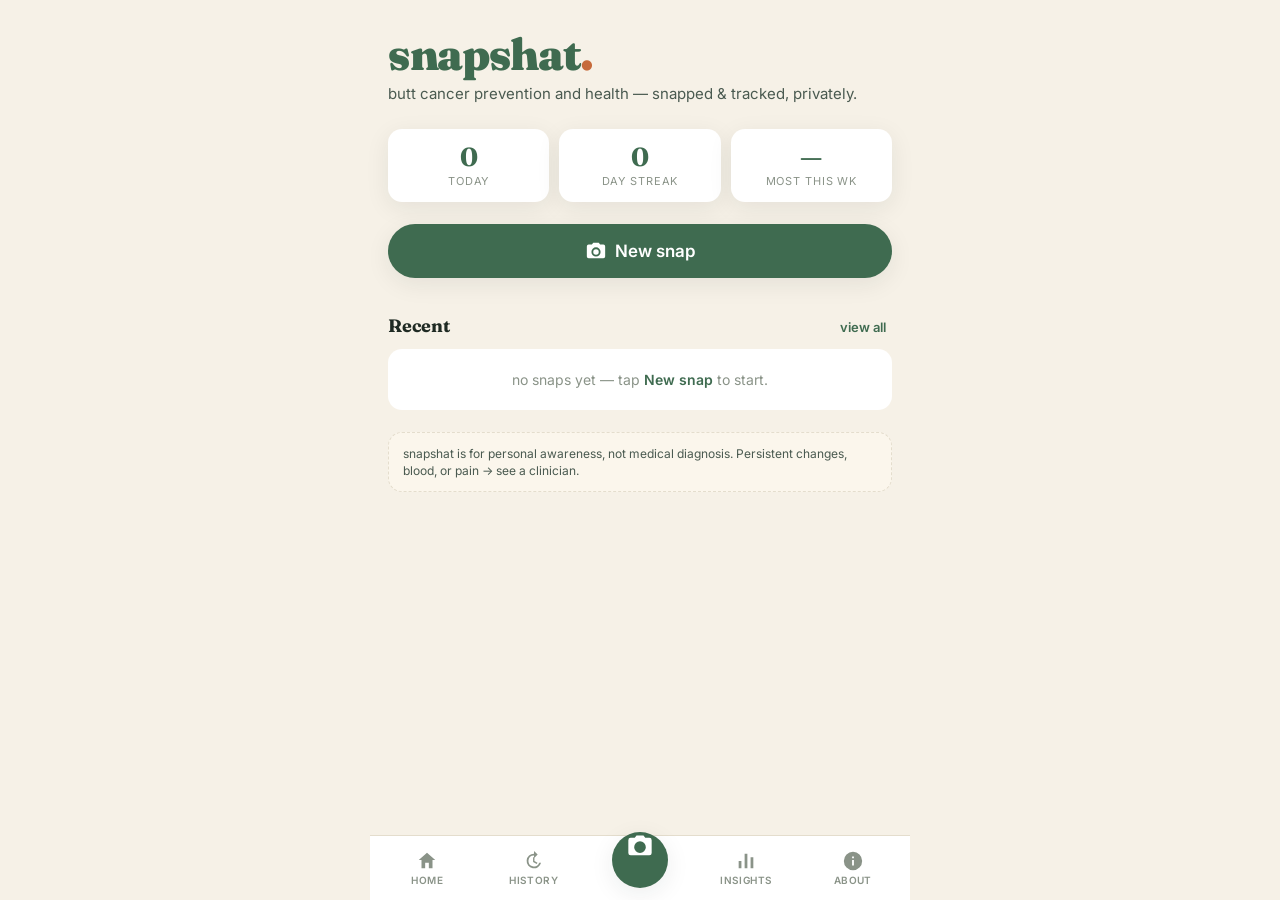
<file: snapshat/index.html>
<!DOCTYPE html>
<html lang="en">
<head>
  <meta charset="UTF-8" />
  <meta name="viewport" content="width=device-width, initial-scale=1.0, user-scalable=no, viewport-fit=cover" />
  <meta name="apple-mobile-web-app-capable" content="yes" />
  <meta name="mobile-web-app-capable" content="yes" />
  <meta name="apple-mobile-web-app-status-bar-style" content="black-translucent" />
  <meta name="theme-color" content="#3f6b50" />
  <title>snapshat &mdash; butt cancer prevention and health</title>
  <meta name="description" content="snapshat &mdash; butt cancer prevention and health. A private, on-device tracker: snap a photo, match it to the Bristol Stool Chart, watch your trends." />
  <link rel="preconnect" href="https://fonts.googleapis.com" />
  <link rel="preconnect" href="https://fonts.gstatic.com" crossorigin />
  <link rel="stylesheet" href="https://fonts.googleapis.com/css2?family=Fraunces:wght@500;700;900&family=Inter:wght@400;500;600;700&display=swap" />
  <link rel="stylesheet" href="css/style.css?v=1" />
</head>
<body>
  <div id="app">

    <!-- ========== HOME VIEW ========== -->
    <section class="view" data-view="home">
      <header class="app-header">
        <h1 class="brand">snapshat<span class="brand-dot">.</span></h1>
        <p class="tagline">butt cancer prevention and health &mdash; snapped &amp; tracked, privately.</p>
      </header>

      <div class="stat-grid">
        <div class="stat-card">
          <span class="stat-num" id="stat-today">0</span>
          <span class="stat-label">today</span>
        </div>
        <div class="stat-card">
          <span class="stat-num" id="stat-streak">0</span>
          <span class="stat-label">day streak</span>
        </div>
        <div class="stat-card">
          <span class="stat-num" id="stat-week-type">&mdash;</span>
          <span class="stat-label">most this wk</span>
        </div>
      </div>

      <button id="btn-new-snap" class="btn-primary btn-fab">
        <span class="camera-glyph" aria-hidden="true">
          <svg viewBox="0 0 24 24" width="22" height="22"><path fill="currentColor" d="M9 3l-1.5 2H4a2 2 0 0 0-2 2v11a2 2 0 0 0 2 2h16a2 2 0 0 0 2-2V7a2 2 0 0 0-2-2h-3.5L15 3H9zm3 5a5 5 0 1 1 0 10 5 5 0 0 1 0-10zm0 2a3 3 0 1 0 0 6 3 3 0 0 0 0-6z"/></svg>
        </span>
        New snap
      </button>

      <div class="section-head">
        <h2>Recent</h2>
        <button class="link-btn" data-go="history">view all</button>
      </div>
      <ul id="recent-list" class="entry-list">
        <li class="empty">no snaps yet &mdash; tap <em>New snap</em> to start.</li>
      </ul>

      <div class="disclaimer-mini">
        snapshat is for personal awareness, not medical diagnosis.
        Persistent changes, blood, or pain &rarr; see a clinician.
      </div>
    </section>

    <!-- ========== CAPTURE VIEW ========== -->
    <section class="view hidden" data-view="capture">
      <header class="view-header">
        <button class="icon-btn" data-go="home" aria-label="back">
          <svg viewBox="0 0 24 24" width="22" height="22"><path fill="currentColor" d="M15.5 4l-8 8 8 8 1.4-1.4L10.3 12l6.6-6.6z"/></svg>
        </button>
        <h2>Snap it</h2>
        <span class="header-spacer"></span>
      </header>

      <div class="camera-stage">
        <video id="camera-video" autoplay playsinline muted></video>
        <canvas id="camera-canvas" class="hidden"></canvas>
        <img id="captured-preview" class="hidden" alt="captured snap" />
        <div id="camera-fallback" class="camera-fallback hidden">
          <p>Camera unavailable.</p>
          <p class="muted">You can upload a photo, or skip the photo &mdash; the classification is what matters.</p>
        </div>
      </div>

      <div class="capture-controls">
        <label class="icon-btn upload-btn" aria-label="upload from library">
          <svg viewBox="0 0 24 24" width="22" height="22"><path fill="currentColor" d="M5 20h14v-2H5v2zM12 4l-5 5h3v6h4V9h3l-5-5z"/></svg>
          <input type="file" id="file-input" accept="image/*" hidden />
        </label>

        <button id="shutter-btn" class="shutter" aria-label="capture">
          <span class="shutter-inner"></span>
        </button>

        <button id="skip-photo-btn" class="icon-btn" aria-label="skip photo, classify only">
          <svg viewBox="0 0 24 24" width="22" height="22"><path fill="currentColor" d="M5 12h11.2l-3.6-3.6L14 7l6 6-6 6-1.4-1.4L16.2 14H5v-2z"/></svg>
        </button>
      </div>

      <div id="post-capture-controls" class="capture-controls hidden">
        <button id="retake-btn" class="btn-ghost">Retake</button>
        <button id="confirm-photo-btn" class="btn-primary">Classify &rarr;</button>
      </div>
    </section>

    <!-- ========== CLASSIFY VIEW ========== -->
    <section class="view hidden" data-view="classify">
      <header class="view-header">
        <button class="icon-btn" id="classify-back" aria-label="back">
          <svg viewBox="0 0 24 24" width="22" height="22"><path fill="currentColor" d="M15.5 4l-8 8 8 8 1.4-1.4L10.3 12l6.6-6.6z"/></svg>
        </button>
        <h2>Match the chart</h2>
        <span class="header-spacer"></span>
      </header>

      <div class="classify-photo-wrap">
        <img id="classify-photo" alt="" class="hidden" />
      </div>

      <p class="classify-help">Which type best matches?</p>

      <ul id="type-list" class="type-list">
        <!-- populated by JS -->
      </ul>

      <div class="notes-wrap">
        <label for="notes-input">Notes (optional)</label>
        <textarea id="notes-input" maxlength="500" placeholder="e.g. straining, urgency, blood, foods eaten, mood&hellip;"></textarea>
        <div class="flag-row">
          <label class="chk"><input type="checkbox" id="flag-blood" /> <span>blood</span></label>
          <label class="chk"><input type="checkbox" id="flag-pain" /> <span>pain</span></label>
          <label class="chk"><input type="checkbox" id="flag-urgent" /> <span>urgent</span></label>
        </div>
      </div>

      <div class="save-row">
        <button id="save-entry-btn" class="btn-primary" disabled>Save snap</button>
      </div>
    </section>

    <!-- ========== HISTORY VIEW ========== -->
    <section class="view hidden" data-view="history">
      <header class="view-header">
        <button class="icon-btn" data-go="home" aria-label="back">
          <svg viewBox="0 0 24 24" width="22" height="22"><path fill="currentColor" d="M15.5 4l-8 8 8 8 1.4-1.4L10.3 12l6.6-6.6z"/></svg>
        </button>
        <h2>History</h2>
        <span class="header-spacer"></span>
      </header>
      <div id="history-content"></div>
    </section>

    <!-- ========== INSIGHTS VIEW ========== -->
    <section class="view hidden" data-view="insights">
      <header class="view-header">
        <button class="icon-btn" data-go="home" aria-label="back">
          <svg viewBox="0 0 24 24" width="22" height="22"><path fill="currentColor" d="M15.5 4l-8 8 8 8 1.4-1.4L10.3 12l6.6-6.6z"/></svg>
        </button>
        <h2>Insights</h2>
        <span class="header-spacer"></span>
      </header>
      <div id="insights-content"></div>
    </section>

    <!-- ========== ABOUT VIEW ========== -->
    <section class="view hidden" data-view="about">
      <header class="view-header">
        <button class="icon-btn" data-go="home" aria-label="back">
          <svg viewBox="0 0 24 24" width="22" height="22"><path fill="currentColor" d="M15.5 4l-8 8 8 8 1.4-1.4L10.3 12l6.6-6.6z"/></svg>
        </button>
        <h2>About</h2>
        <span class="header-spacer"></span>
      </header>
      <div class="about-body">
        <h3>What is this?</h3>
        <p>
          snapshat is a personal tool for <strong>butt cancer prevention and health</strong>.
          You snap a photo, match it to one of the seven types on the
          <strong>Bristol Stool Chart</strong> &mdash; a real clinical scale developed at the
          Bristol Royal Infirmary in 1997 &mdash; and the app builds a private record of your
          trends over time.
        </p>

        <h3>Why bother?</h3>
        <p>
          Stool form is one of the simplest, cheapest signals of digestive health.
          Patterns matter more than any single snap: chronic constipation (types 1&ndash;2),
          chronic loose stools (types 6&ndash;7), or sudden changes from your personal
          baseline are worth discussing with a clinician. Spotting changes early
          is the goal &mdash; not diagnosis.
        </p>

        <h3>Privacy</h3>
        <p>
          Everything lives in your browser (<code>localStorage</code>). Photos are <em>never</em>
          uploaded and <em>never</em> saved to disk &mdash; they only appear briefly during
          classification, then they're discarded. Only the type, date, notes, and flags are kept.
        </p>

        <h3>This is not medical advice</h3>
        <p>
          snapshat does not diagnose anything. If you notice blood, persistent pain,
          unexplained weight loss, or a sustained change in your bowel habits
          (especially over age 45), please talk to a clinician. Colorectal cancer is
          one of the most treatable cancers when caught early &mdash; routine screening
          (colonoscopy, FIT test, etc.) saves lives.
        </p>

        <div class="danger-zone">
          <h3>Danger zone</h3>
          <button id="export-btn" class="btn-ghost">Export data (JSON)</button>
          <button id="clear-btn" class="btn-danger">Clear all data</button>
        </div>

        <p class="version">snapshat &middot; v1</p>
      </div>
    </section>

    <!-- ========== BOTTOM NAV ========== -->
    <nav class="bottom-nav">
      <button class="nav-btn" data-go="home" aria-label="home">
        <svg viewBox="0 0 24 24" width="22" height="22"><path fill="currentColor" d="M12 3l9 8h-3v9h-4v-6h-4v6H6v-9H3l9-8z"/></svg>
        <span>home</span>
      </button>
      <button class="nav-btn" data-go="history" aria-label="history">
        <svg viewBox="0 0 24 24" width="22" height="22"><path fill="currentColor" d="M12 4a8 8 0 1 0 7.7 10h-2.1A6 6 0 1 1 12 6v3l4-4-4-4v3zm-1 4v5l4 2.4.8-1.4-3.3-2V8H11z"/></svg>
        <span>history</span>
      </button>
      <button class="nav-btn nav-center" data-go="capture" aria-label="new snap">
        <svg viewBox="0 0 24 24" width="28" height="28"><path fill="currentColor" d="M9 3l-1.5 2H4a2 2 0 0 0-2 2v11a2 2 0 0 0 2 2h16a2 2 0 0 0 2-2V7a2 2 0 0 0-2-2h-3.5L15 3H9zm3 5a5 5 0 1 1 0 10 5 5 0 0 1 0-10z"/></svg>
      </button>
      <button class="nav-btn" data-go="insights" aria-label="insights">
        <svg viewBox="0 0 24 24" width="22" height="22"><path fill="currentColor" d="M4 20h3v-8H4v8zm6.5 0h3V4h-3v16zM17 20h3v-12h-3v12z"/></svg>
        <span>insights</span>
      </button>
      <button class="nav-btn" data-go="about" aria-label="about">
        <svg viewBox="0 0 24 24" width="22" height="22"><path fill="currentColor" d="M12 2a10 10 0 1 0 0 20 10 10 0 0 0 0-20zm1 15h-2v-6h2v6zm0-8h-2V7h2v2z"/></svg>
        <span>about</span>
      </button>
    </nav>

    <!-- ========== TOAST ========== -->
    <div id="toast" class="toast hidden"></div>
  </div>

  <script src="js/app.js?v=1" type="module"></script>
</body>
</html>
</file>
<file: snapshat/css/style.css>
:root {
  --bg: #f6f1e7;
  --surface: #ffffff;
  --surface-2: #fbf6ec;
  --ink: #1f2a23;
  --ink-soft: #4a5a50;
  --muted: #8a9388;
  --line: #e4ddcd;
  --primary: #3f6b50;
  --primary-ink: #ffffff;
  --primary-soft: #e3ede5;
  --accent: #c66a3b;
  --danger: #b3402b;
  --warn: #d49a3c;
  --good: #4a8a5d;
  --shadow: 0 6px 24px rgba(31, 42, 35, 0.08);
  --radius: 14px;
  --radius-lg: 22px;

  --t1: #d9b58a;
  --t2: #b88a59;
  --t3: #a07546;
  --t4: #8a5e36;
  --t5: #b58a5c;
  --t6: #c08a5e;
  --t7: #d6a07a;
}

* { box-sizing: border-box; }

html, body {
  margin: 0;
  padding: 0;
  background: var(--bg);
  color: var(--ink);
  font-family: 'Inter', -apple-system, BlinkMacSystemFont, system-ui, sans-serif;
  font-size: 16px;
  -webkit-font-smoothing: antialiased;
  text-rendering: optimizeLegibility;
  overscroll-behavior-y: contain;
}

body {
  min-height: 100vh;
  min-height: 100dvh;
  padding-bottom: env(safe-area-inset-bottom);
}

#app {
  max-width: 540px;
  margin: 0 auto;
  padding: 0 18px 96px;
  position: relative;
}

.view {
  padding-top: max(24px, env(safe-area-inset-top));
  animation: fade 220ms ease;
}
.view.hidden { display: none; }

@keyframes fade {
  from { opacity: 0; transform: translateY(6px); }
  to { opacity: 1; transform: none; }
}

/* ---------- typography ---------- */

h1, h2, h3 {
  font-family: 'Fraunces', Georgia, serif;
  font-weight: 700;
  letter-spacing: -0.01em;
  margin: 0;
  color: var(--ink);
}
h2 { font-size: 22px; }
h3 { font-size: 17px; }

.brand {
  font-size: 44px;
  font-weight: 900;
  line-height: 1;
  color: var(--primary);
  letter-spacing: -0.03em;
}
.brand-dot { color: var(--accent); }

.tagline {
  margin: 8px 0 0;
  color: var(--ink-soft);
  font-size: 15px;
}

.muted { color: var(--muted); }

/* ---------- headers ---------- */

.app-header { padding: 8px 0 22px; }

.view-header {
  display: grid;
  grid-template-columns: 36px 1fr 36px;
  align-items: center;
  padding: 6px 0 14px;
}
.view-header h2 { text-align: center; }
.header-spacer { width: 36px; }

.section-head {
  display: flex;
  justify-content: space-between;
  align-items: baseline;
  margin: 22px 0 10px;
}
.section-head h2 { font-size: 18px; }

/* ---------- buttons ---------- */

.btn-primary {
  background: var(--primary);
  color: var(--primary-ink);
  border: none;
  border-radius: 999px;
  padding: 14px 22px;
  font: inherit;
  font-weight: 600;
  font-size: 16px;
  cursor: pointer;
  display: inline-flex;
  align-items: center;
  justify-content: center;
  gap: 8px;
  box-shadow: var(--shadow);
  transition: transform 90ms ease, background 120ms;
}
.btn-primary:hover { background: #355a43; }
.btn-primary:active { transform: scale(0.98); }
.btn-primary:disabled {
  background: var(--line);
  color: var(--muted);
  box-shadow: none;
  cursor: not-allowed;
}

.btn-fab {
  width: 100%;
  padding: 16px;
  font-size: 17px;
  margin: 4px 0 14px;
}

.btn-ghost {
  background: transparent;
  color: var(--primary);
  border: 1.5px solid var(--primary);
  border-radius: 999px;
  padding: 12px 20px;
  font: inherit;
  font-weight: 600;
  cursor: pointer;
}
.btn-ghost:hover { background: var(--primary-soft); }

.btn-danger {
  background: transparent;
  color: var(--danger);
  border: 1.5px solid var(--danger);
  border-radius: 999px;
  padding: 12px 20px;
  font: inherit;
  font-weight: 600;
  cursor: pointer;
}
.btn-danger:hover { background: #fbe9e4; }

.icon-btn {
  width: 36px;
  height: 36px;
  border-radius: 50%;
  border: none;
  background: var(--surface);
  color: var(--ink);
  display: inline-flex;
  align-items: center;
  justify-content: center;
  cursor: pointer;
  box-shadow: 0 1px 4px rgba(0,0,0,0.05);
}
.icon-btn:hover { background: var(--surface-2); }

.link-btn {
  background: none;
  border: none;
  color: var(--primary);
  font: inherit;
  font-weight: 600;
  font-size: 13px;
  cursor: pointer;
  padding: 4px 6px;
}

.camera-glyph { display: inline-flex; }

/* ---------- stats ---------- */

.stat-grid {
  display: grid;
  grid-template-columns: repeat(3, 1fr);
  gap: 10px;
  margin: 4px 0 18px;
}
.stat-card {
  background: var(--surface);
  border-radius: var(--radius);
  padding: 14px 10px;
  text-align: center;
  box-shadow: var(--shadow);
}
.stat-num {
  display: block;
  font-family: 'Fraunces', serif;
  font-weight: 700;
  font-size: 26px;
  color: var(--primary);
  line-height: 1.1;
}
.stat-label {
  display: block;
  font-size: 11px;
  text-transform: uppercase;
  letter-spacing: 0.08em;
  color: var(--muted);
  margin-top: 2px;
}

/* ---------- entry list ---------- */

.entry-list {
  list-style: none;
  margin: 0;
  padding: 0;
  display: flex;
  flex-direction: column;
  gap: 8px;
}
.entry-list .empty {
  background: var(--surface);
  border-radius: var(--radius);
  padding: 22px;
  text-align: center;
  color: var(--muted);
  font-size: 14px;
}
.entry-list .empty em {
  color: var(--primary);
  font-style: normal;
  font-weight: 600;
}

.entry-item {
  background: var(--surface);
  border-radius: var(--radius);
  padding: 12px 14px;
  display: grid;
  grid-template-columns: 44px 1fr auto;
  align-items: center;
  gap: 12px;
  box-shadow: var(--shadow);
}
.entry-type-pill {
  width: 44px;
  height: 44px;
  border-radius: 12px;
  display: flex;
  align-items: center;
  justify-content: center;
  font-family: 'Fraunces', serif;
  font-weight: 700;
  font-size: 20px;
  color: white;
}
.entry-meta { display: flex; flex-direction: column; min-width: 0; }
.entry-name { font-weight: 600; font-size: 15px; }
.entry-sub { font-size: 12px; color: var(--muted); }
.entry-notes {
  font-size: 13px;
  color: var(--ink-soft);
  margin-top: 2px;
  overflow: hidden;
  text-overflow: ellipsis;
  white-space: nowrap;
}
.entry-flags {
  display: flex;
  gap: 4px;
}
.flag-pill {
  font-size: 10px;
  text-transform: uppercase;
  letter-spacing: 0.06em;
  padding: 3px 7px;
  border-radius: 999px;
  background: #fbe9e4;
  color: var(--danger);
  font-weight: 700;
}

.history-day {
  margin-top: 18px;
}
.history-day-label {
  font-size: 12px;
  text-transform: uppercase;
  letter-spacing: 0.08em;
  color: var(--muted);
  margin: 0 0 8px 4px;
  font-weight: 600;
}

/* ---------- disclaimer ---------- */

.disclaimer-mini {
  margin-top: 22px;
  padding: 12px 14px;
  background: var(--surface-2);
  border: 1px dashed var(--line);
  border-radius: var(--radius);
  font-size: 12px;
  color: var(--ink-soft);
  line-height: 1.45;
}

/* ---------- camera view ---------- */

.camera-stage {
  position: relative;
  width: 100%;
  aspect-ratio: 3 / 4;
  background: #111;
  border-radius: var(--radius-lg);
  overflow: hidden;
  box-shadow: var(--shadow);
  margin-bottom: 18px;
}
.camera-stage video,
.camera-stage img,
.camera-stage canvas {
  position: absolute;
  inset: 0;
  width: 100%;
  height: 100%;
  object-fit: cover;
}
.camera-fallback {
  position: absolute;
  inset: 0;
  display: flex;
  flex-direction: column;
  align-items: center;
  justify-content: center;
  text-align: center;
  padding: 24px;
  color: #ddd;
  background: linear-gradient(160deg, #2b3a32, #1a221e);
}
.camera-fallback p { margin: 6px 0; }
.camera-fallback .muted { color: #aab2ac; font-size: 14px; }

.capture-controls {
  display: grid;
  grid-template-columns: 1fr auto 1fr;
  align-items: center;
  gap: 16px;
  padding: 8px 4px 0;
}
.capture-controls .icon-btn { justify-self: center; width: 48px; height: 48px; }
.upload-btn { cursor: pointer; }

.shutter {
  width: 78px;
  height: 78px;
  border-radius: 50%;
  border: 4px solid var(--primary);
  background: transparent;
  padding: 4px;
  cursor: pointer;
  justify-self: center;
  transition: transform 90ms ease;
}
.shutter:active { transform: scale(0.94); }
.shutter-inner {
  display: block;
  width: 100%;
  height: 100%;
  border-radius: 50%;
  background: var(--primary);
}

#post-capture-controls {
  display: none;
  grid-template-columns: 1fr 1fr;
  gap: 12px;
}
#post-capture-controls:not(.hidden) { display: grid; }
#post-capture-controls .btn-ghost,
#post-capture-controls .btn-primary { width: 100%; }

/* ---------- classify view ---------- */

.classify-photo-wrap {
  margin-bottom: 10px;
}
#classify-photo {
  display: block;
  width: 100%;
  max-height: 200px;
  object-fit: cover;
  border-radius: var(--radius);
  box-shadow: var(--shadow);
}

.classify-help {
  margin: 6px 0 12px;
  color: var(--ink-soft);
  font-size: 14px;
}

.type-list {
  list-style: none;
  padding: 0;
  margin: 0;
  display: flex;
  flex-direction: column;
  gap: 8px;
}
.type-card {
  display: grid;
  grid-template-columns: 70px 1fr auto;
  gap: 12px;
  align-items: center;
  padding: 10px 12px;
  background: var(--surface);
  border-radius: var(--radius);
  border: 2px solid transparent;
  box-shadow: var(--shadow);
  cursor: pointer;
  transition: border-color 120ms, transform 80ms;
}
.type-card:hover { border-color: var(--primary-soft); }
.type-card.selected {
  border-color: var(--primary);
  background: var(--primary-soft);
}
.type-card:active { transform: scale(0.995); }

.type-illo {
  width: 70px;
  height: 50px;
  background: var(--surface-2);
  border-radius: 10px;
  display: flex;
  align-items: center;
  justify-content: center;
}
.type-illo svg { width: 100%; height: 100%; }

.type-meta { min-width: 0; }
.type-num {
  font-family: 'Fraunces', serif;
  font-weight: 700;
  font-size: 13px;
  color: var(--muted);
  letter-spacing: 0.05em;
}
.type-name {
  font-weight: 600;
  font-size: 15px;
  color: var(--ink);
  line-height: 1.2;
}
.type-desc {
  font-size: 12px;
  color: var(--ink-soft);
  margin-top: 2px;
  line-height: 1.3;
}

.type-tag {
  font-size: 10px;
  text-transform: uppercase;
  letter-spacing: 0.06em;
  font-weight: 700;
  padding: 4px 8px;
  border-radius: 999px;
}
.type-tag.ideal { background: #dceadf; color: var(--good); }
.type-tag.warn { background: #fbeed4; color: #8a6a18; }
.type-tag.alert { background: #fbe2da; color: var(--danger); }

/* ---------- notes ---------- */

.notes-wrap {
  margin-top: 18px;
}
.notes-wrap label {
  font-size: 13px;
  font-weight: 600;
  color: var(--ink-soft);
  display: block;
  margin-bottom: 6px;
}
.notes-wrap textarea {
  width: 100%;
  min-height: 70px;
  border: 1px solid var(--line);
  border-radius: var(--radius);
  padding: 10px 12px;
  font: inherit;
  font-size: 14px;
  background: var(--surface);
  resize: vertical;
}
.notes-wrap textarea:focus {
  outline: none;
  border-color: var(--primary);
}

.flag-row {
  display: flex;
  gap: 8px;
  flex-wrap: wrap;
  margin-top: 10px;
}
.chk {
  display: inline-flex;
  align-items: center;
  gap: 6px;
  font-size: 13px;
  padding: 8px 12px;
  background: var(--surface);
  border: 1px solid var(--line);
  border-radius: 999px;
  cursor: pointer;
}
.chk input { accent-color: var(--danger); }
.chk:has(input:checked) {
  background: #fbe9e4;
  border-color: var(--danger);
  color: var(--danger);
  font-weight: 600;
}

.save-row {
  margin-top: 18px;
}
.save-row .btn-primary { width: 100%; }

/* ---------- insights ---------- */

.insight-card {
  background: var(--surface);
  border-radius: var(--radius);
  padding: 16px;
  box-shadow: var(--shadow);
  margin-bottom: 12px;
}
.insight-card h3 {
  margin: 0 0 8px;
  font-size: 16px;
}
.insight-card p {
  margin: 0;
  color: var(--ink-soft);
  font-size: 14px;
  line-height: 1.5;
}
.insight-card.warn { border-left: 4px solid var(--warn); }
.insight-card.alert { border-left: 4px solid var(--danger); }
.insight-card.good { border-left: 4px solid var(--good); }

.chart-bars {
  display: grid;
  grid-template-columns: repeat(7, 1fr);
  gap: 6px;
  height: 120px;
  margin: 10px 0 4px;
}
.chart-bar {
  position: relative;
  display: flex;
  flex-direction: column;
  justify-content: flex-end;
}
.chart-bar .bar-fill {
  width: 100%;
  border-radius: 6px 6px 0 0;
  min-height: 4px;
  position: relative;
  background: var(--primary);
}
.chart-bar .bar-count {
  position: absolute;
  bottom: 100%;
  left: 0;
  right: 0;
  text-align: center;
  margin-bottom: 2px;
  font-size: 11px;
  font-weight: 600;
  color: var(--ink);
}
.chart-labels {
  display: grid;
  grid-template-columns: repeat(7, 1fr);
  gap: 6px;
  font-size: 11px;
  text-align: center;
  color: var(--muted);
  font-weight: 600;
}

/* ---------- about ---------- */

.about-body h3 { margin-top: 18px; font-size: 16px; }
.about-body p {
  margin: 8px 0;
  color: var(--ink-soft);
  font-size: 14.5px;
  line-height: 1.55;
}
.about-body code {
  background: var(--surface-2);
  padding: 1px 5px;
  border-radius: 4px;
  font-size: 13px;
}
.danger-zone {
  margin-top: 22px;
  padding: 14px;
  border: 1px dashed var(--line);
  border-radius: var(--radius);
  display: flex;
  flex-direction: column;
  gap: 10px;
}
.version {
  margin-top: 30px;
  font-size: 12px;
  color: var(--muted);
  text-align: center;
}

/* ---------- bottom nav ---------- */

.bottom-nav {
  position: fixed;
  bottom: 0;
  left: 50%;
  transform: translateX(-50%);
  width: 100%;
  max-width: 540px;
  background: var(--surface);
  border-top: 1px solid var(--line);
  display: grid;
  grid-template-columns: repeat(5, 1fr);
  padding: 6px 4px calc(6px + env(safe-area-inset-bottom));
  z-index: 50;
}
.nav-btn {
  background: none;
  border: none;
  display: flex;
  flex-direction: column;
  align-items: center;
  gap: 2px;
  padding: 8px 0;
  color: var(--muted);
  cursor: pointer;
  font-family: inherit;
  font-size: 10px;
  font-weight: 600;
  letter-spacing: 0.04em;
  text-transform: uppercase;
}
.nav-btn:hover { color: var(--ink); }
.nav-btn.active { color: var(--primary); }
.nav-center {
  background: var(--primary);
  color: white !important;
  border-radius: 50%;
  width: 56px;
  height: 56px;
  align-self: center;
  justify-self: center;
  margin-top: -16px;
  box-shadow: var(--shadow);
  padding: 0;
}
.nav-center svg { color: white; }
.nav-center span { display: none; }

/* ---------- toast ---------- */

.toast {
  position: fixed;
  bottom: 96px;
  left: 50%;
  transform: translateX(-50%);
  background: var(--ink);
  color: white;
  padding: 10px 18px;
  border-radius: 999px;
  font-size: 13px;
  font-weight: 500;
  box-shadow: var(--shadow);
  z-index: 100;
  animation: toast-in 220ms ease;
}
.toast.hidden { display: none; }
@keyframes toast-in {
  from { opacity: 0; transform: translateX(-50%) translateY(8px); }
  to { opacity: 1; transform: translateX(-50%); }
}

.hidden { display: none !important; }
</file>
